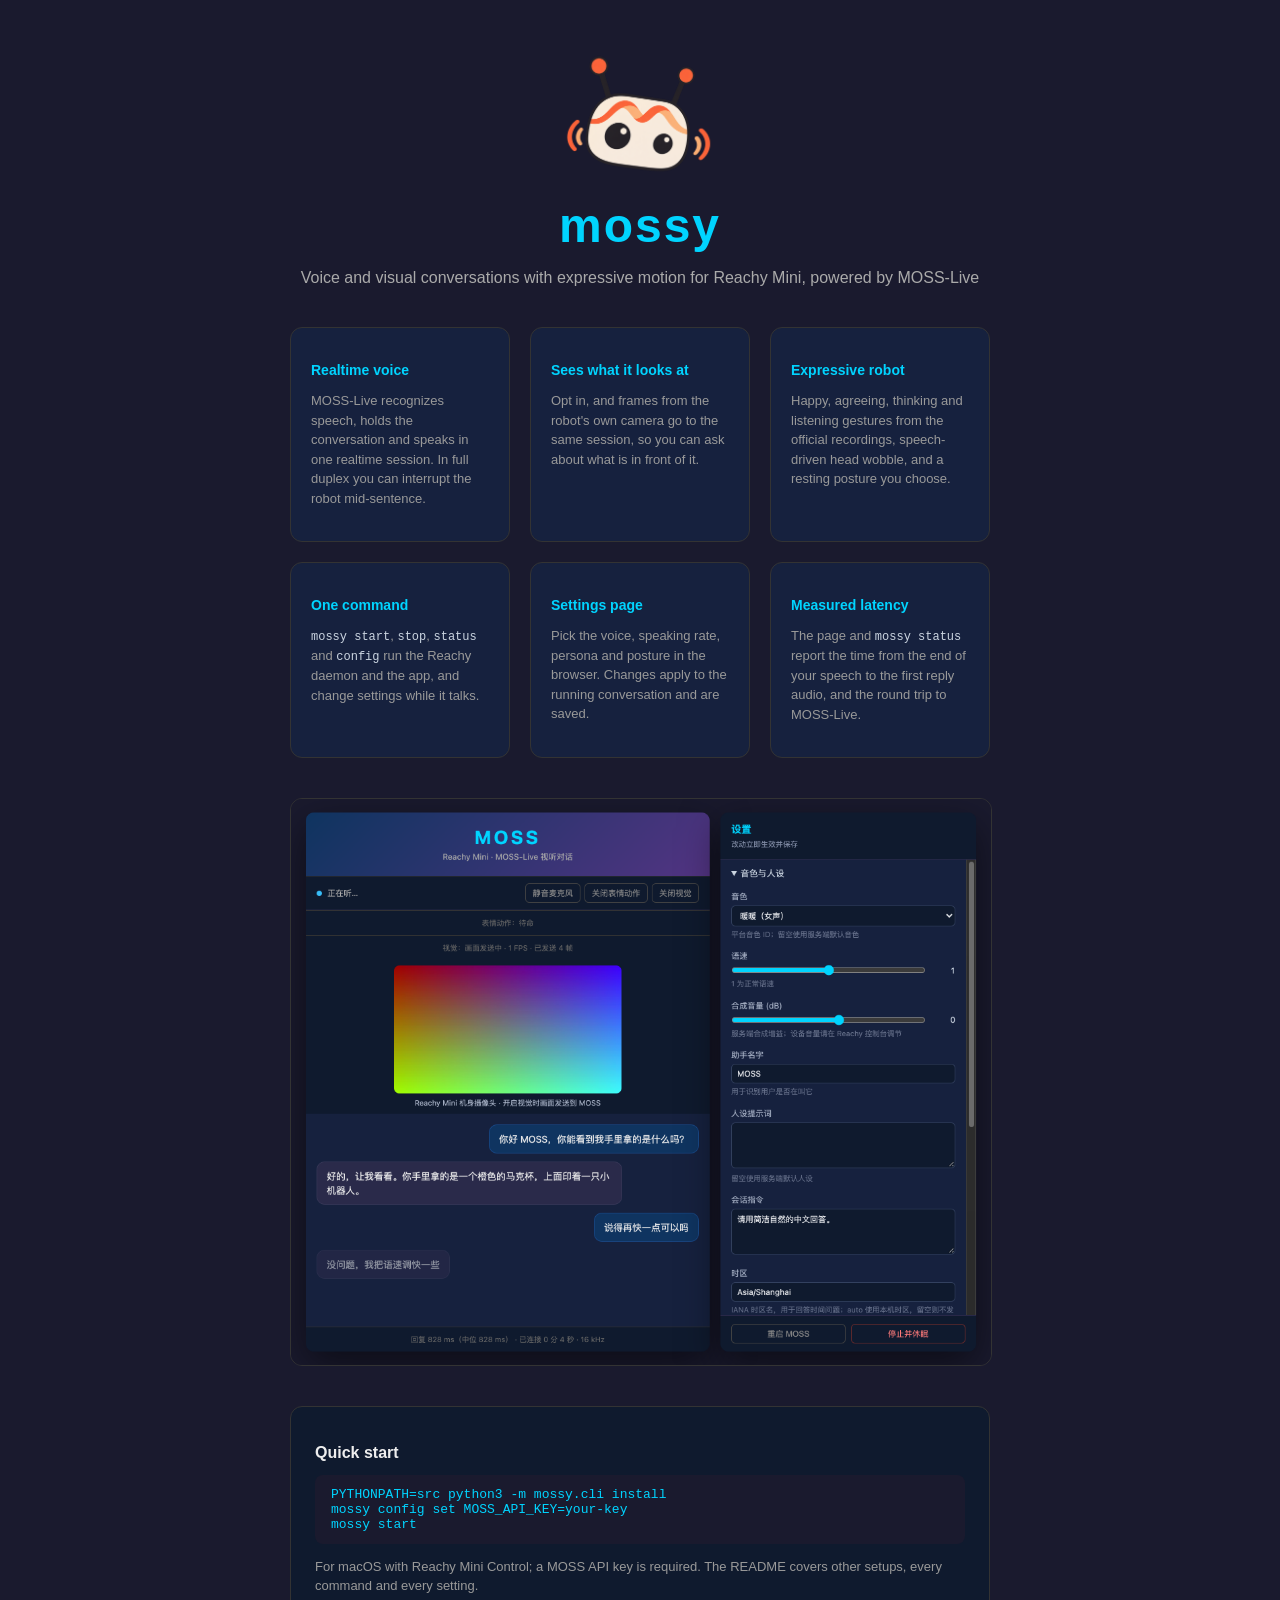
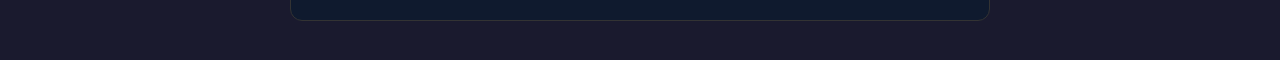
<file: index.html>
<!DOCTYPE html>
<html lang="en">
<head>
    <meta charset="UTF-8">
    <meta name="viewport" content="width=device-width, initial-scale=1.0">
    <title>mossy - MOSS-Live conversations for Reachy Mini</title>
    <link rel="stylesheet" href="style.css">
</head>
<body>
    <div class="container">
        <img class="logo" src="docs/assets/mossy-logo.png" alt="mossy: a robot with two antennae and an orange M-shaped voice wave">
        <h1>mossy</h1>
        <p class="tagline">Voice and visual conversations with expressive motion for Reachy Mini, powered by MOSS-Live</p>
        <div class="features">
            <div class="feature">
                <h3>Realtime voice</h3>
                <p>MOSS-Live recognizes speech, holds the conversation and speaks in one realtime session. In full duplex you can interrupt the robot mid-sentence.</p>
            </div>
            <div class="feature">
                <h3>Sees what it looks at</h3>
                <p>Opt in, and frames from the robot's own camera go to the same session, so you can ask about what is in front of it.</p>
            </div>
            <div class="feature">
                <h3>Expressive robot</h3>
                <p>Happy, agreeing, thinking and listening gestures from the official recordings, speech-driven head wobble, and a resting posture you choose.</p>
            </div>
            <div class="feature">
                <h3>One command</h3>
                <p><code>mossy start</code>, <code>stop</code>, <code>status</code> and <code>config</code> run the Reachy daemon and the app, and change settings while it talks.</p>
            </div>
            <div class="feature">
                <h3>Settings page</h3>
                <p>Pick the voice, speaking rate, persona and posture in the browser. Changes apply to the running conversation and are saved.</p>
            </div>
            <div class="feature">
                <h3>Measured latency</h3>
                <p>The page and <code>mossy status</code> report the time from the end of your speech to the first reply audio, and the round trip to MOSS-Live.</p>
            </div>
        </div>
        <img class="screenshot" src="docs/assets/runtime-ui.png" alt="The mossy page: status, camera preview and transcript on the left, settings on the right">
        <div class="install">
            <h2>Quick start</h2>
            <pre><code>PYTHONPATH=src python3 -m mossy.cli install
mossy config set MOSS_API_KEY=your-key
mossy start</code></pre>
            <p class="note">For macOS with Reachy Mini Control; a MOSS API key is required. The README covers other setups, every command and every setting.</p>
        </div>
    </div>
</body>
</html>
</file>
<file: style.css>
body {
    font-family: -apple-system, BlinkMacSystemFont, "Segoe UI", Roboto, sans-serif;
    background: #1a1a2e;
    color: #eee;
    margin: 0;
    padding: 40px 20px;
}

.container {
    max-width: 700px;
    margin: 0 auto;
    text-align: center;
}

.logo {
    width: 160px;
    max-width: 50%;
}

h1 {
    font-size: 48px;
    letter-spacing: 2px;
    color: #00d4ff;
    margin: 8px 0;
}

.tagline {
    color: #aaa;
    font-size: 16px;
    margin-bottom: 40px;
}

.features {
    display: grid;
    grid-template-columns: repeat(auto-fit, minmax(200px, 1fr));
    gap: 20px;
    margin-bottom: 40px;
}

.feature {
    background: #16213e;
    border: 1px solid #333;
    border-radius: 12px;
    padding: 20px;
    text-align: left;
}

.feature h3 {
    color: #00d4ff;
    margin-bottom: 8px;
    font-size: 14px;
}

.feature p {
    color: #999;
    font-size: 13px;
    line-height: 1.5;
}

.feature code {
    color: #cbd5e1;
    font-size: 12px;
}

.screenshot {
    display: block;
    width: 100%;
    margin-bottom: 40px;
    border: 1px solid #333;
    border-radius: 12px;
}

.install {
    background: #0f1a2e;
    border: 1px solid #333;
    border-radius: 12px;
    padding: 24px;
    text-align: left;
}

.install h2 {
    font-size: 16px;
    margin-bottom: 12px;
}

.install pre {
    background: #1a1a2e;
    padding: 12px 16px;
    border-radius: 8px;
    overflow-x: auto;
}

.install code {
    color: #00d4ff;
    font-size: 13px;
}

.install .note {
    margin: 12px 0 0;
    color: #999;
    font-size: 13px;
    line-height: 1.5;
}
</file>
